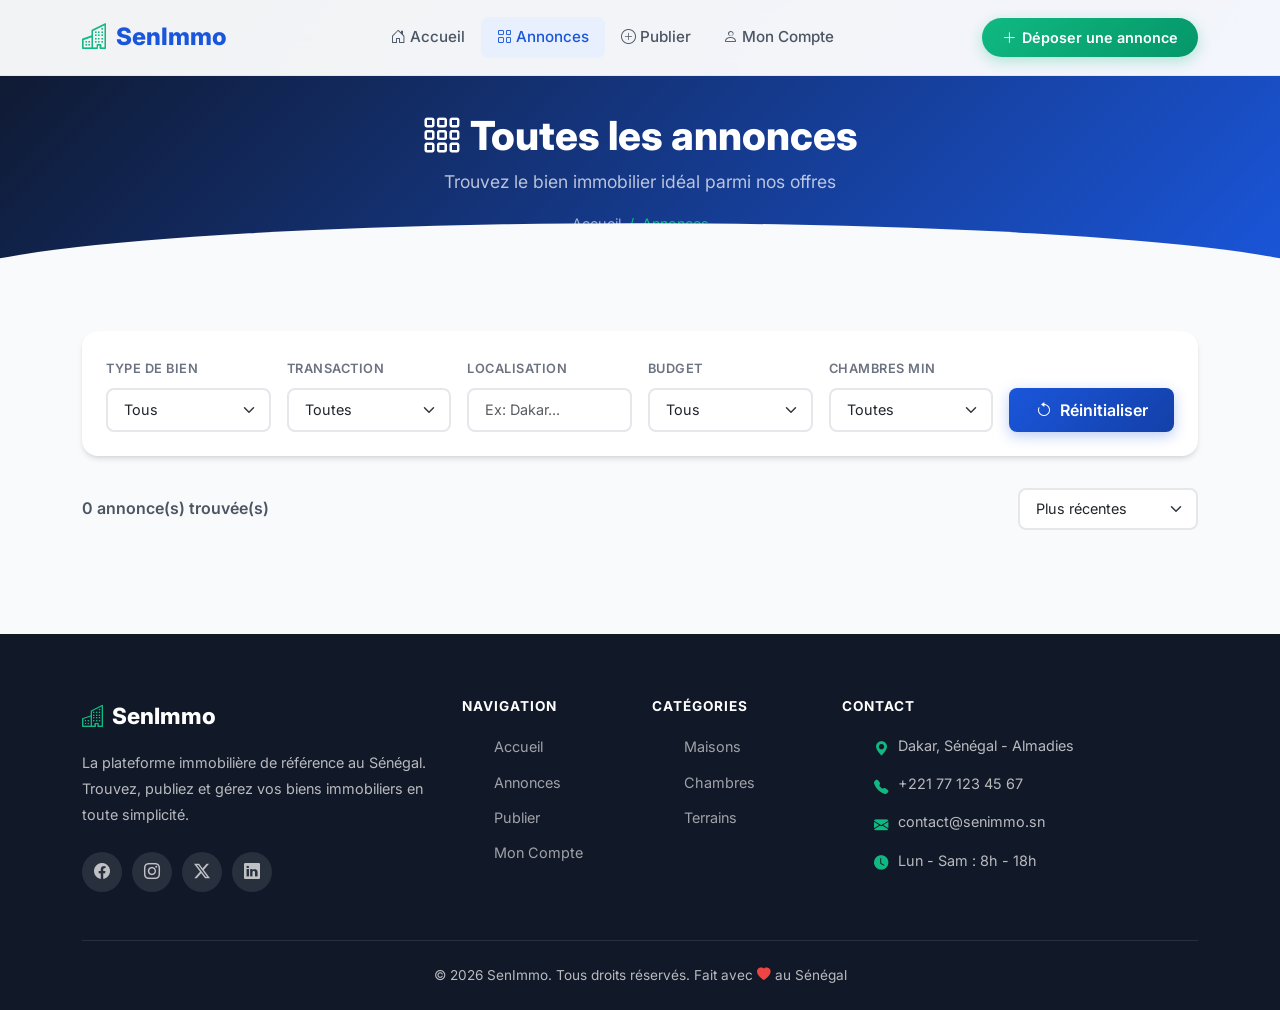
<file: annonces.html>
<!DOCTYPE html>
<html lang="fr">
<head>
  <meta charset="UTF-8">
  <meta name="viewport" content="width=device-width, initial-scale=1.0">
  <title>Annonces Immobilières - SenImmo</title>
  <link href="https://cdn.jsdelivr.net/npm/bootstrap@5.3.3/dist/css/bootstrap.min.css" rel="stylesheet">
  <link href="https://cdn.jsdelivr.net/npm/bootstrap-icons@1.11.3/font/bootstrap-icons.min.css" rel="stylesheet">
  <link href="https://fonts.googleapis.com/css2?family=Inter:wght@400;500;600;700;800&display=swap" rel="stylesheet">
  <link href="css/style.css" rel="stylesheet">
</head>
<body>

  <div id="toast-container" class="toast-container"></div>

  <!-- Navbar -->
  <nav class="navbar navbar-expand-lg navbar-custom fixed-top">
    <div class="container">
      <a class="navbar-brand navbar-brand-custom" href="index.html">
        <i class="bi bi-buildings"></i> SenImmo
      </a>
      <button class="navbar-toggler border-0" type="button" data-bs-toggle="collapse" data-bs-target="#navbarNav">
        <span class="navbar-toggler-icon"></span>
      </button>
      <div class="collapse navbar-collapse" id="navbarNav">
        <ul class="navbar-nav mx-auto">
          <li class="nav-item"><a class="nav-link" href="index.html"><i class="bi bi-house-door me-1"></i>Accueil</a></li>
          <li class="nav-item"><a class="nav-link active" href="annonces.html"><i class="bi bi-grid me-1"></i>Annonces</a></li>
          <li class="nav-item"><a class="nav-link" href="publier.html"><i class="bi bi-plus-circle me-1"></i>Publier</a></li>
          <li class="nav-item"><a class="nav-link" href="compte.html"><i class="bi bi-person me-1"></i>Mon Compte</a></li>
        </ul>
        <a href="publier.html" class="btn-publish"><i class="bi bi-plus-lg"></i> Déposer une annonce</a>
      </div>
    </div>
  </nav>

  <!-- Page Header -->
  <section class="page-header">
    <div class="container">
      <h1><i class="bi bi-grid-3x3-gap me-2"></i>Toutes les annonces</h1>
      <p>Trouvez le bien immobilier idéal parmi nos offres</p>
      <div class="breadcrumb-custom">
        <a href="index.html">Accueil</a>
        <span>/</span>
        <span>Annonces</span>
      </div>
    </div>
  </section>

  <!-- Filters & Results -->
  <section class="section-padding" style="padding-top:3rem;">
    <div class="container">

      <!-- Filter Bar -->
      <div class="filter-bar">
        <div class="row g-3 align-items-end">
          <div class="col-md-2">
            <label class="form-label fw-semibold" style="font-size:0.8rem;text-transform:uppercase;letter-spacing:0.5px;color:var(--gray-600);">Type de bien</label>
            <select class="form-select" id="filter-type">
              <option value="">Tous</option>
              <option value="maison">Maison</option>
              <option value="chambre">Chambre</option>
              <option value="terrain">Terrain</option>
            </select>
          </div>
          <div class="col-md-2">
            <label class="form-label fw-semibold" style="font-size:0.8rem;text-transform:uppercase;letter-spacing:0.5px;color:var(--gray-600);">Transaction</label>
            <select class="form-select" id="filter-transaction">
              <option value="">Toutes</option>
              <option value="vente">Vente</option>
              <option value="location">Location</option>
            </select>
          </div>
          <div class="col-md-2">
            <label class="form-label fw-semibold" style="font-size:0.8rem;text-transform:uppercase;letter-spacing:0.5px;color:var(--gray-600);">Localisation</label>
            <input type="text" class="form-control" id="filter-location" placeholder="Ex: Dakar...">
          </div>
          <div class="col-md-2">
            <label class="form-label fw-semibold" style="font-size:0.8rem;text-transform:uppercase;letter-spacing:0.5px;color:var(--gray-600);">Budget</label>
            <select class="form-select" id="filter-budget">
              <option value="">Tous</option>
              <option value="0-200000">≤ 200K FCFA</option>
              <option value="200000-500000">200K - 500K</option>
              <option value="500000-1000000">500K - 1M</option>
              <option value="1000000-50000000">1M - 50M</option>
              <option value="50000000-999999999">+ 50M</option>
            </select>
          </div>
          <div class="col-md-2">
            <label class="form-label fw-semibold" style="font-size:0.8rem;text-transform:uppercase;letter-spacing:0.5px;color:var(--gray-600);">Chambres min</label>
            <select class="form-select" id="filter-bedrooms">
              <option value="">Toutes</option>
              <option value="1">1+</option>
              <option value="2">2+</option>
              <option value="3">3+</option>
              <option value="4">4+</option>
              <option value="5">5+</option>
            </select>
          </div>
          <div class="col-md-2">
            <button class="btn btn-search w-100" id="btn-reset-filters">
              <i class="bi bi-arrow-counterclockwise"></i> Réinitialiser
            </button>
          </div>
        </div>
      </div>

      <!-- Sort & View Controls -->
      <div class="d-flex justify-content-between align-items-center mb-4 flex-wrap gap-2">
        <p class="mb-0 fw-semibold" id="results-count" style="color:var(--gray-700);">0 annonce(s) trouvée(s)</p>
        <div class="d-flex align-items-center gap-3">
          <select class="form-select sort-select" id="sort-select" style="border:2px solid var(--gray-300);border-radius:var(--radius-sm);padding:0.5rem 1rem;font-size:0.9rem;">
            <option value="date-desc">Plus récentes</option>
            <option value="date-asc">Plus anciennes</option>
            <option value="price-asc">Prix croissant</option>
            <option value="price-desc">Prix décroissant</option>
          </select>
        </div>
      </div>

      <!-- Properties Grid -->
      <div class="row" id="properties-grid">
        <!-- Filled by JS -->
      </div>

    </div>
  </section>

  <!-- Footer -->
  <footer class="footer">
    <div class="container">
      <div class="row g-4">
        <div class="col-lg-4">
          <div class="footer-brand"><i class="bi bi-buildings"></i> SenImmo</div>
          <p class="footer-text">La plateforme immobilière de référence au Sénégal. Trouvez, publiez et gérez vos biens immobiliers en toute simplicité.</p>
          <div class="footer-social">
            <a href="#"><i class="bi bi-facebook"></i></a>
            <a href="#"><i class="bi bi-instagram"></i></a>
            <a href="#"><i class="bi bi-twitter-x"></i></a>
            <a href="#"><i class="bi bi-linkedin"></i></a>
          </div>
        </div>
        <div class="col-lg-2 col-md-4">
          <h6>Navigation</h6>
          <ul class="footer-links">
            <li><a href="index.html">Accueil</a></li>
            <li><a href="annonces.html">Annonces</a></li>
            <li><a href="publier.html">Publier</a></li>
            <li><a href="compte.html">Mon Compte</a></li>
          </ul>
        </div>
        <div class="col-lg-2 col-md-4">
          <h6>Catégories</h6>
          <ul class="footer-links">
            <li><a href="annonces.html?type=maison">Maisons</a></li>
            <li><a href="annonces.html?type=chambre">Chambres</a></li>
            <li><a href="annonces.html?type=terrain">Terrains</a></li>
          </ul>
        </div>
        <div class="col-lg-4 col-md-4">
          <h6>Contact</h6>
          <ul class="footer-links footer-contact">
            <li><i class="bi bi-geo-alt-fill"></i> Dakar, Sénégal - Almadies</li>
            <li><i class="bi bi-telephone-fill"></i> +221 77 123 45 67</li>
            <li><i class="bi bi-envelope-fill"></i> contact@senimmo.sn</li>
            <li><i class="bi bi-clock-fill"></i> Lun - Sam : 8h - 18h</li>
          </ul>
        </div>
      </div>
      <div class="footer-bottom text-center">
        <p>&copy; 2026 SenImmo. Tous droits réservés. Fait avec <i class="bi bi-heart-fill" style="color:var(--danger);"></i> au Sénégal</p>
      </div>
    </div>
  </footer>

  <button class="back-to-top" id="back-to-top"><i class="bi bi-chevron-up"></i></button>

  <script src="https://cdn.jsdelivr.net/npm/bootstrap@5.3.3/dist/js/bootstrap.bundle.min.js"></script>
  <script src="js/main.js"></script>
</body>
</html>
</file>
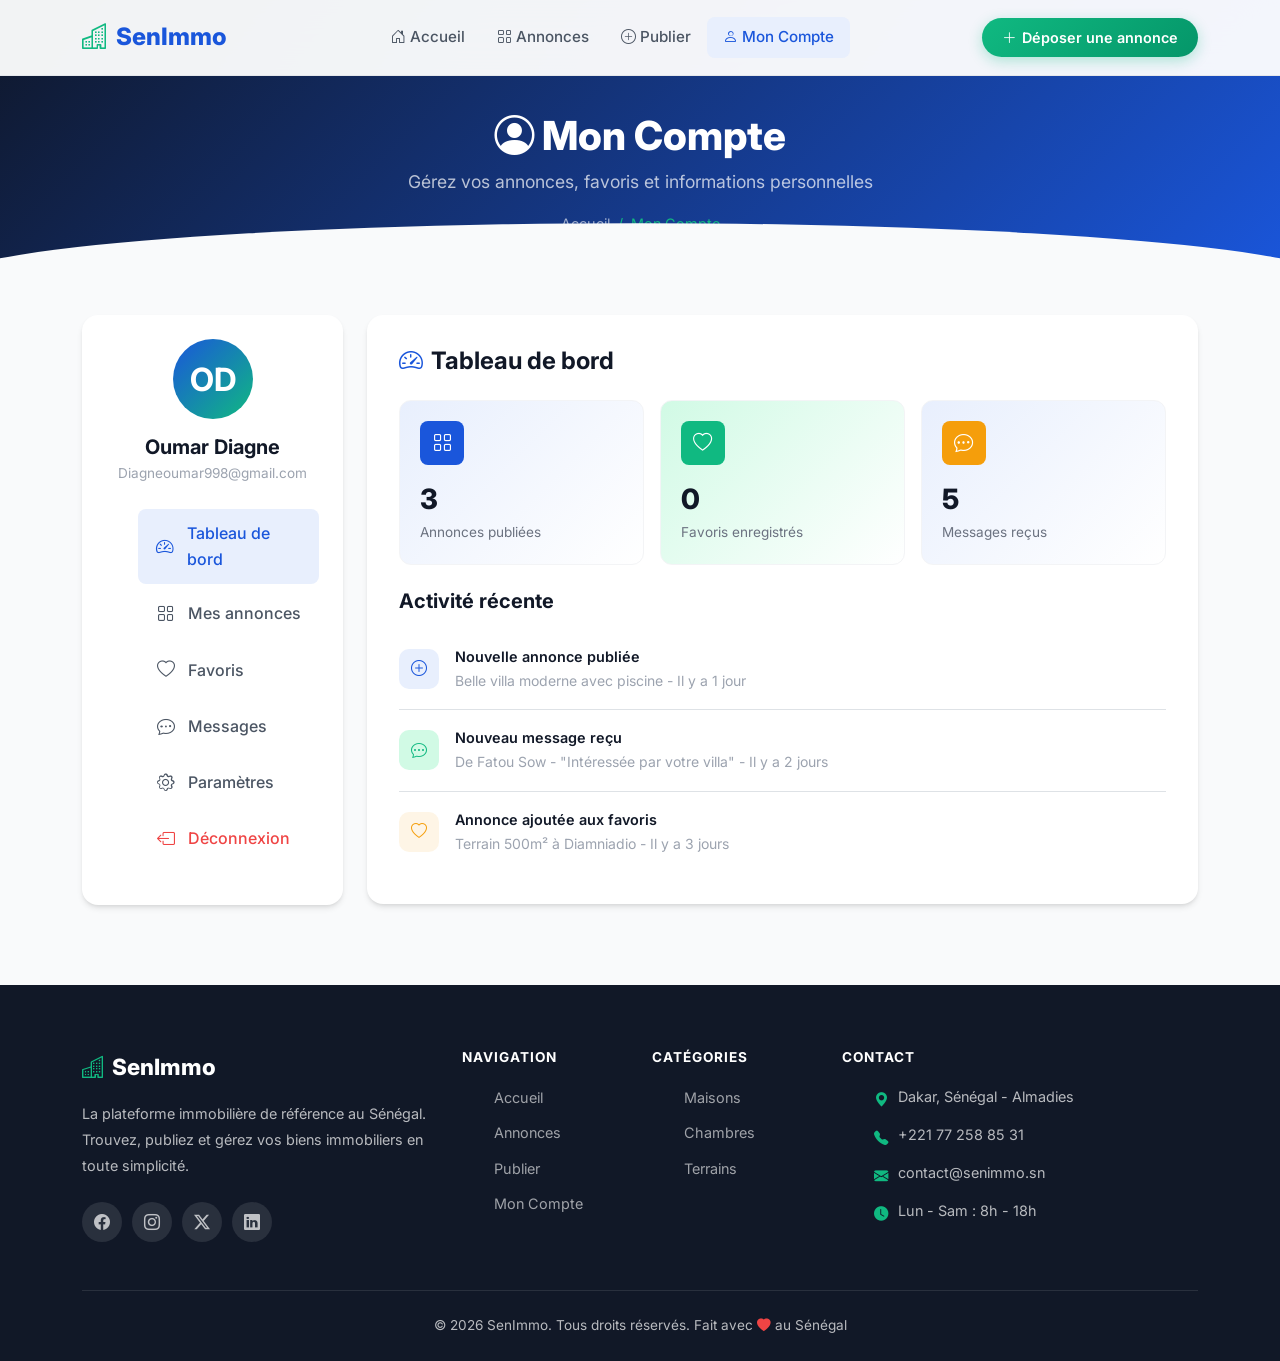
<file: compte.html>
<!DOCTYPE html>
<html lang="fr">
<head>
  <meta charset="UTF-8">
  <meta name="viewport" content="width=device-width, initial-scale=1.0">
  <title>Mon Compte - SenImmo</title>
  <link href="https://cdn.jsdelivr.net/npm/bootstrap@5.3.3/dist/css/bootstrap.min.css" rel="stylesheet">
  <link href="https://cdn.jsdelivr.net/npm/bootstrap-icons@1.11.3/font/bootstrap-icons.min.css" rel="stylesheet">
  <link href="https://fonts.googleapis.com/css2?family=Inter:wght@400;500;600;700;800&display=swap" rel="stylesheet">
  <link href="css/style.css" rel="stylesheet">
</head>
<body>

  <div id="toast-container" class="toast-container"></div>

  <!-- Navbar -->
  <nav class="navbar navbar-expand-lg navbar-custom fixed-top">
    <div class="container">
      <a class="navbar-brand navbar-brand-custom" href="index.html">
        <i class="bi bi-buildings"></i> SenImmo
      </a>
      <button class="navbar-toggler border-0" type="button" data-bs-toggle="collapse" data-bs-target="#navbarNav">
        <span class="navbar-toggler-icon"></span>
      </button>
      <div class="collapse navbar-collapse" id="navbarNav">
        <ul class="navbar-nav mx-auto">
          <li class="nav-item"><a class="nav-link" href="index.html"><i class="bi bi-house-door me-1"></i>Accueil</a></li>
          <li class="nav-item"><a class="nav-link" href="annonces.html"><i class="bi bi-grid me-1"></i>Annonces</a></li>
          <li class="nav-item"><a class="nav-link" href="publier.html"><i class="bi bi-plus-circle me-1"></i>Publier</a></li>
          <li class="nav-item"><a class="nav-link active" href="compte.html"><i class="bi bi-person me-1"></i>Mon Compte</a></li>
        </ul>
        <a href="publier.html" class="btn-publish"><i class="bi bi-plus-lg"></i> Déposer une annonce</a>
      </div>
    </div>
  </nav>

  <!-- Page Header -->
  <section class="page-header">
    <div class="container">
      <h1><i class="bi bi-person-circle me-2"></i>Mon Compte</h1>
      <p>Gérez vos annonces, favoris et informations personnelles</p>
      <div class="breadcrumb-custom">
        <a href="index.html">Accueil</a>
        <span>/</span>
        <span>Mon Compte</span>
      </div>
    </div>
  </section>

  <!-- Account Section -->
  <section class="section-padding" style="padding-top:2rem;">
    <div class="container">
      <div class="row g-4">

        <!-- Sidebar -->
        <div class="col-lg-3">
          <div class="account-sidebar fade-in">
            <div class="account-avatar">OD</div>
            <h5 class="account-name">Oumar Diagne</h5>
            <p class="account-email">Diagneoumar998@gmail.com</p>
            
            <ul class="account-nav">
              <li><a href="#" class="active" data-tab="tab-dashboard"><i class="bi bi-speedometer2"></i> Tableau de bord</a></li>
              <li><a href="#" data-tab="tab-listings"><i class="bi bi-grid"></i> Mes annonces</a></li>
              <li><a href="#" data-tab="tab-favorites"><i class="bi bi-heart"></i> Favoris</a></li>
              <li><a href="#" data-tab="tab-messages"><i class="bi bi-chat-dots"></i> Messages</a></li>
              <li><a href="#" data-tab="tab-settings"><i class="bi bi-gear"></i> Paramètres</a></li>
              <li><a href="index.html" style="color:var(--danger) !important;"><i class="bi bi-box-arrow-left"></i> Déconnexion</a></li>
            </ul>
          </div>
        </div>

        <!-- Main Content -->
        <div class="col-lg-9">

          <!-- Dashboard Tab -->
          <div class="account-tab" id="tab-dashboard">
            <div class="account-content fade-in">
              <h4 style="font-weight:700;color:var(--dark);margin-bottom:1.5rem;">
                <i class="bi bi-speedometer2 me-2" style="color:var(--primary);"></i>Tableau de bord
              </h4>

              <!-- Stats -->
              <div class="row g-3 mb-4">
                <div class="col-md-4">
                  <div class="account-stat-card">
                    <div class="account-stat-icon blue"><i class="bi bi-grid"></i></div>
                    <div class="account-stat-number">3</div>
                    <div class="account-stat-label">Annonces publiées</div>
                  </div>
                </div>
                <div class="col-md-4">
                  <div class="account-stat-card green">
                    <div class="account-stat-icon green"><i class="bi bi-heart"></i></div>
                    <div class="account-stat-number" id="fav-count">0</div>
                    <div class="account-stat-label">Favoris enregistrés</div>
                  </div>
                </div>
                <div class="col-md-4">
                  <div class="account-stat-card">
                    <div class="account-stat-icon orange"><i class="bi bi-chat-dots"></i></div>
                    <div class="account-stat-number">5</div>
                    <div class="account-stat-label">Messages reçus</div>
                  </div>
                </div>
              </div>

              <!-- Recent Activity -->
              <h5 style="font-weight:700;color:var(--dark);margin-bottom:1rem;">Activité récente</h5>
              <div class="list-group list-group-flush">
                <div class="list-group-item d-flex align-items-center gap-3 px-0 py-3">
                  <div style="width:40px;height:40px;border-radius:10px;background:var(--primary-light);display:flex;align-items:center;justify-content:center;">
                    <i class="bi bi-plus-circle" style="color:var(--primary);"></i>
                  </div>
                  <div>
                    <p style="margin:0;font-weight:600;color:var(--dark);font-size:0.9rem;">Nouvelle annonce publiée</p>
                    <small style="color:var(--gray-500);">Belle villa moderne avec piscine - Il y a 1 jour</small>
                  </div>
                </div>
                <div class="list-group-item d-flex align-items-center gap-3 px-0 py-3">
                  <div style="width:40px;height:40px;border-radius:10px;background:var(--secondary-light);display:flex;align-items:center;justify-content:center;">
                    <i class="bi bi-chat-dots" style="color:var(--secondary);"></i>
                  </div>
                  <div>
                    <p style="margin:0;font-weight:600;color:var(--dark);font-size:0.9rem;">Nouveau message reçu</p>
                    <small style="color:var(--gray-500);">De Fatou Sow - "Intéressée par votre villa" - Il y a 2 jours</small>
                  </div>
                </div>
                <div class="list-group-item d-flex align-items-center gap-3 px-0 py-3">
                  <div style="width:40px;height:40px;border-radius:10px;background:rgba(245,158,11,0.1);display:flex;align-items:center;justify-content:center;">
                    <i class="bi bi-heart" style="color:var(--accent);"></i>
                  </div>
                  <div>
                    <p style="margin:0;font-weight:600;color:var(--dark);font-size:0.9rem;">Annonce ajoutée aux favoris</p>
                    <small style="color:var(--gray-500);">Terrain 500m² à Diamniadio - Il y a 3 jours</small>
                  </div>
                </div>
              </div>
            </div>
          </div>

          <!-- Listings Tab -->
          <div class="account-tab" id="tab-listings" style="display:none;">
            <div class="account-content fade-in">
              <div class="d-flex justify-content-between align-items-center mb-4">
                <h4 style="font-weight:700;color:var(--dark);margin:0;">
                  <i class="bi bi-grid me-2" style="color:var(--primary);"></i>Mes annonces
                </h4>
                <a href="publier.html" class="btn btn-search" style="width:auto;padding:0.5rem 1.25rem;font-size:0.9rem;">
                  <i class="bi bi-plus-lg"></i> Nouvelle annonce
                </a>
              </div>
              <div class="row" id="my-listings"></div>
            </div>
          </div>

          <!-- Favorites Tab -->
          <div class="account-tab" id="tab-favorites" style="display:none;">
            <div class="account-content fade-in">
              <h4 style="font-weight:700;color:var(--dark);margin-bottom:1.5rem;">
                <i class="bi bi-heart me-2" style="color:var(--danger);"></i>Mes favoris
              </h4>
              <div class="row" id="my-favorites"></div>
            </div>
          </div>

          <!-- Messages Tab -->
          <div class="account-tab" id="tab-messages" style="display:none;">
            <div class="account-content fade-in">
              <h4 style="font-weight:700;color:var(--dark);margin-bottom:1.5rem;">
                <i class="bi bi-chat-dots me-2" style="color:var(--primary);"></i>Messages
              </h4>
              
              <!-- Message Items -->
              <div class="list-group list-group-flush">
                <div class="list-group-item px-0 py-3" style="cursor:pointer;">
                  <div class="d-flex align-items-start gap-3">
                    <div style="width:44px;height:44px;border-radius:50%;background:linear-gradient(135deg,var(--primary),var(--secondary));display:flex;align-items:center;justify-content:center;color:white;font-weight:700;flex-shrink:0;">FS</div>
                    <div style="flex:1;min-width:0;">
                      <div class="d-flex justify-content-between align-items-start">
                        <h6 style="font-weight:700;color:var(--dark);margin:0;">Fatou Sow</h6>
                        <small style="color:var(--gray-500);white-space:nowrap;">Il y a 2h</small>
                      </div>
                      <p style="margin:0.25rem 0 0;font-size:0.9rem;color:var(--gray-600);overflow:hidden;text-overflow:ellipsis;white-space:nowrap;">Bonjour, je suis intéressée par votre villa aux Almadies. Est-elle toujours disponible ?</p>
                    </div>
                    <span class="badge rounded-pill" style="background:var(--primary);font-size:0.7rem;">Nouveau</span>
                  </div>
                </div>

                <div class="list-group-item px-0 py-3" style="cursor:pointer;">
                  <div class="d-flex align-items-start gap-3">
                    <div style="width:44px;height:44px;border-radius:50%;background:linear-gradient(135deg,var(--accent),#f97316);display:flex;align-items:center;justify-content:center;color:white;font-weight:700;flex-shrink:0;">ON</div>
                    <div style="flex:1;min-width:0;">
                      <div class="d-flex justify-content-between align-items-start">
                        <h6 style="font-weight:700;color:var(--dark);margin:0;">Ousmane Ndiaye</h6>
                        <small style="color:var(--gray-500);white-space:nowrap;">Hier</small>
                      </div>
                      <p style="margin:0.25rem 0 0;font-size:0.9rem;color:var(--gray-600);overflow:hidden;text-overflow:ellipsis;white-space:nowrap;">Merci pour les informations, je souhaiterais programmer une visite la semaine prochaine.</p>
                    </div>
                  </div>
                </div>

                <div class="list-group-item px-0 py-3" style="cursor:pointer;">
                  <div class="d-flex align-items-start gap-3">
                    <div style="width:44px;height:44px;border-radius:50%;background:linear-gradient(135deg,#8b5cf6,#a78bfa);display:flex;align-items:center;justify-content:center;color:white;font-weight:700;flex-shrink:0;">AB</div>
                    <div style="flex:1;min-width:0;">
                      <div class="d-flex justify-content-between align-items-start">
                        <h6 style="font-weight:700;color:var(--dark);margin:0;">Aïssatou Ba</h6>
                        <small style="color:var(--gray-500);white-space:nowrap;">Il y a 3j</small>
                      </div>
                      <p style="margin:0.25rem 0 0;font-size:0.9rem;color:var(--gray-600);overflow:hidden;text-overflow:ellipsis;white-space:nowrap;">Pouvez-vous m'envoyer plus de photos de l'appartement au Plateau ?</p>
                    </div>
                  </div>
                </div>

                <div class="list-group-item px-0 py-3" style="cursor:pointer;">
                  <div class="d-flex align-items-start gap-3">
                    <div style="width:44px;height:44px;border-radius:50%;background:linear-gradient(135deg,var(--secondary),#34d399);display:flex;align-items:center;justify-content:center;color:white;font-weight:700;flex-shrink:0;">CM</div>
                    <div style="flex:1;min-width:0;">
                      <div class="d-flex justify-content-between align-items-start">
                        <h6 style="font-weight:700;color:var(--dark);margin:0;">Cheikh Mbaye</h6>
                        <small style="color:var(--gray-500);white-space:nowrap;">Il y a 5j</small>
                      </div>
                      <p style="margin:0.25rem 0 0;font-size:0.9rem;color:var(--gray-600);overflow:hidden;text-overflow:ellipsis;white-space:nowrap;">Le terrain à Saly est-il négociable ? Quel est le prix final ?</p>
                    </div>
                  </div>
                </div>

                <div class="list-group-item px-0 py-3" style="cursor:pointer;">
                  <div class="d-flex align-items-start gap-3">
                    <div style="width:44px;height:44px;border-radius:50%;background:linear-gradient(135deg,#ec4899,#f472b6);display:flex;align-items:center;justify-content:center;color:white;font-weight:700;flex-shrink:0;">MS</div>
                    <div style="flex:1;min-width:0;">
                      <div class="d-flex justify-content-between align-items-start">
                        <h6 style="font-weight:700;color:var(--dark);margin:0;">Mariama Sy</h6>
                        <small style="color:var(--gray-500);white-space:nowrap;">Il y a 1 sem</small>
                      </div>
                      <p style="margin:0.25rem 0 0;font-size:0.9rem;color:var(--gray-600);overflow:hidden;text-overflow:ellipsis;white-space:nowrap;">Bonjour, est-ce que le studio au Sacré-Cœur accepte les animaux de compagnie ?</p>
                    </div>
                  </div>
                </div>
              </div>
            </div>
          </div>

          <!-- Settings Tab -->
          <div class="account-tab" id="tab-settings" style="display:none;">
            <div class="account-content fade-in">
              <h4 style="font-weight:700;color:var(--dark);margin-bottom:1.5rem;">
                <i class="bi bi-gear me-2" style="color:var(--primary);"></i>Paramètres du compte
              </h4>

              <form>
                <div class="row g-3">
                  <div class="col-md-6">
                    <label class="form-label fw-semibold">Prénom</label>
                    <input type="text" class="form-control" value="Mamadou" style="border:2px solid var(--gray-300);border-radius:var(--radius-sm);padding:0.65rem 1rem;">
                  </div>
                  <div class="col-md-6">
                    <label class="form-label fw-semibold">Nom</label>
                    <input type="text" class="form-control" value="Diallo" style="border:2px solid var(--gray-300);border-radius:var(--radius-sm);padding:0.65rem 1rem;">
                  </div>
                  <div class="col-md-6">
                    <label class="form-label fw-semibold">Email</label>
                    <input type="email" class="form-control" value="mamadou@email.com" style="border:2px solid var(--gray-300);border-radius:var(--radius-sm);padding:0.65rem 1rem;">
                  </div>
                  <div class="col-md-6">
                    <label class="form-label fw-semibold">Téléphone</label>
                    <input type="tel" class="form-control" value="+221 77 123 45 67" style="border:2px solid var(--gray-300);border-radius:var(--radius-sm);padding:0.65rem 1rem;">
                  </div>
                  <div class="col-md-6">
                    <label class="form-label fw-semibold">Ville</label>
                    <select class="form-select" style="border:2px solid var(--gray-300);border-radius:var(--radius-sm);padding:0.65rem 1rem;">
                      <option selected>Dakar</option>
                      <option>Thiès</option>
                      <option>Saint-Louis</option>
                      <option>Mbour</option>
                    </select>
                  </div>
                  <div class="col-md-6">
                    <label class="form-label fw-semibold">Langue</label>
                    <select class="form-select" style="border:2px solid var(--gray-300);border-radius:var(--radius-sm);padding:0.65rem 1rem;">
                      <option selected>Français</option>
                      <option>Wolof</option>
                      <option>English</option>
                    </select>
                  </div>
                </div>

                <hr style="margin:2rem 0;border-color:var(--gray-200);">

                <h5 style="font-weight:700;color:var(--dark);margin-bottom:1rem;">Notifications</h5>
                <div class="form-check form-switch mb-3">
                  <input class="form-check-input" type="checkbox" id="notif-email" checked>
                  <label class="form-check-label" for="notif-email">Notifications par email</label>
                </div>
                <div class="form-check form-switch mb-3">
                  <input class="form-check-input" type="checkbox" id="notif-sms" checked>
                  <label class="form-check-label" for="notif-sms">Notifications par SMS</label>
                </div>
                <div class="form-check form-switch mb-3">
                  <input class="form-check-input" type="checkbox" id="notif-promo">
                  <label class="form-check-label" for="notif-promo">Offres promotionnelles</label>
                </div>

                <div class="mt-4">
                  <button type="button" class="btn btn-submit-form" onclick="document.getElementById('toast-container') && showToast('Paramètres sauvegardés !')">
                    <i class="bi bi-check-lg"></i> Sauvegarder les modifications
                  </button>
                </div>
              </form>
            </div>
          </div>

        </div>
      </div>
    </div>
  </section>

  <!-- Footer -->
  <footer class="footer">
    <div class="container">
      <div class="row g-4">
        <div class="col-lg-4">
          <div class="footer-brand"><i class="bi bi-buildings"></i> SenImmo</div>
          <p class="footer-text">La plateforme immobilière de référence au Sénégal. Trouvez, publiez et gérez vos biens immobiliers en toute simplicité.</p>
          <div class="footer-social">
            <a href="#"><i class="bi bi-facebook"></i></a>
            <a href="#"><i class="bi bi-instagram"></i></a>
            <a href="#"><i class="bi bi-twitter-x"></i></a>
            <a href="#"><i class="bi bi-linkedin"></i></a>
          </div>
        </div>
        <div class="col-lg-2 col-md-4">
          <h6>Navigation</h6>
          <ul class="footer-links">
            <li><a href="index.html">Accueil</a></li>
            <li><a href="annonces.html">Annonces</a></li>
            <li><a href="publier.html">Publier</a></li>
            <li><a href="compte.html">Mon Compte</a></li>
          </ul>
        </div>
        <div class="col-lg-2 col-md-4">
          <h6>Catégories</h6>
          <ul class="footer-links">
            <li><a href="annonces.html?type=maison">Maisons</a></li>
            <li><a href="annonces.html?type=chambre">Chambres</a></li>
            <li><a href="annonces.html?type=terrain">Terrains</a></li>
          </ul>
        </div>
        <div class="col-lg-4 col-md-4">
          <h6>Contact</h6>
          <ul class="footer-links footer-contact">
            <li><i class="bi bi-geo-alt-fill"></i> Dakar, Sénégal - Almadies</li>
            <li><i class="bi bi-telephone-fill"></i> +221 77 258 85 31 </li>
            <li><i class="bi bi-envelope-fill"></i> contact@senimmo.sn</li>
            <li><i class="bi bi-clock-fill"></i> Lun - Sam : 8h - 18h</li>
          </ul>
        </div>
      </div>
      <div class="footer-bottom text-center">
        <p>&copy; 2026 SenImmo. Tous droits réservés. Fait avec <i class="bi bi-heart-fill" style="color:var(--danger);"></i> au Sénégal</p>
      </div>
    </div>
  </footer>

  <button class="back-to-top" id="back-to-top"><i class="bi bi-chevron-up"></i></button>

  <script src="https://cdn.jsdelivr.net/npm/bootstrap@5.3.3/dist/js/bootstrap.bundle.min.js"></script>
  <script src="js/main.js"></script>
  <script>
    // Update favorites count
    document.addEventListener('DOMContentLoaded', function() {
      const favCount = document.getElementById('fav-count');
      if (favCount) {
        const favs = JSON.parse(localStorage.getItem('senimmo_favorites') || '[]');
        favCount.textContent = favs.length;
      }
    });
  </script>
</body>
</html>
</file>
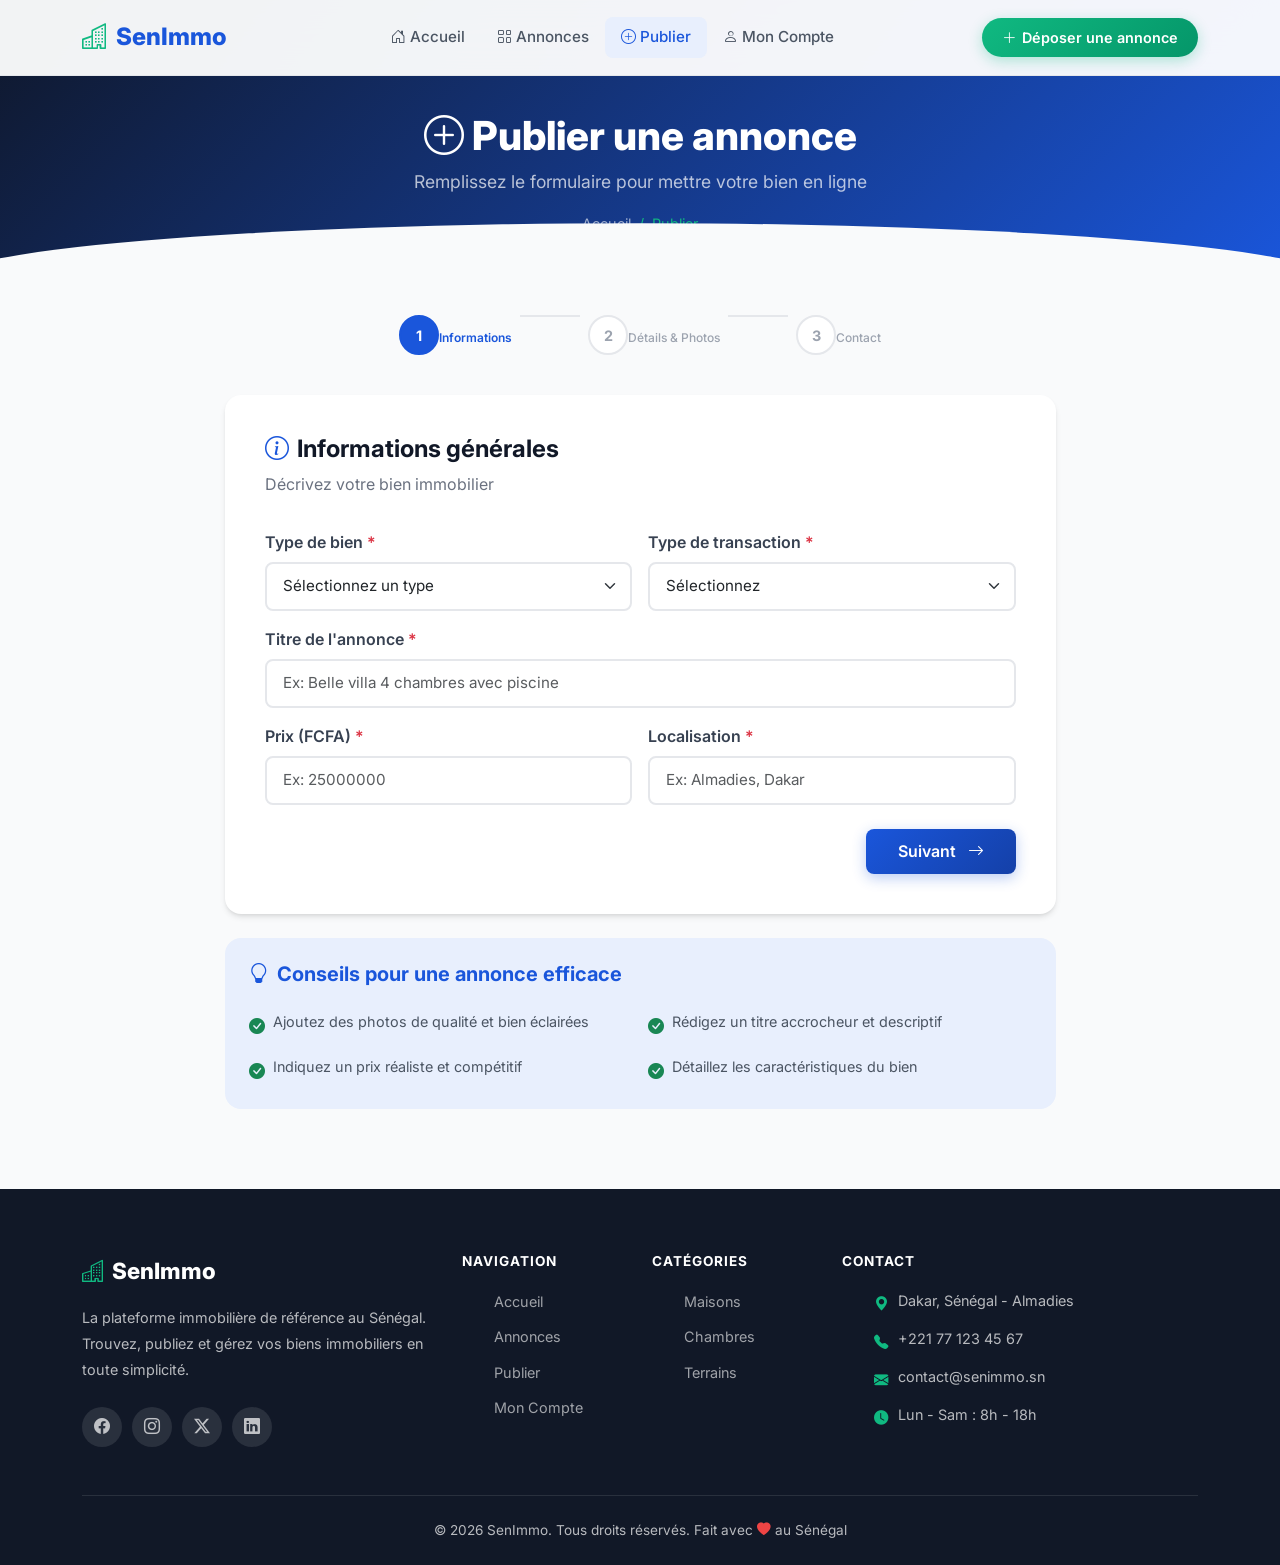
<file: publier.html>
<!DOCTYPE html>
<html lang="fr">
<head>
  <meta charset="UTF-8">
  <meta name="viewport" content="width=device-width, initial-scale=1.0">
  <title>Publier une annonce - SenImmo</title>
  <link href="https://cdn.jsdelivr.net/npm/bootstrap@5.3.3/dist/css/bootstrap.min.css" rel="stylesheet">
  <link href="https://cdn.jsdelivr.net/npm/bootstrap-icons@1.11.3/font/bootstrap-icons.min.css" rel="stylesheet">
  <link href="https://fonts.googleapis.com/css2?family=Inter:wght@400;500;600;700;800&display=swap" rel="stylesheet">
  <link href="css/style.css" rel="stylesheet">
</head>
<body>

  <div id="toast-container" class="toast-container"></div>

  <!-- Navbar -->
  <nav class="navbar navbar-expand-lg navbar-custom fixed-top">
    <div class="container">
      <a class="navbar-brand navbar-brand-custom" href="index.html">
        <i class="bi bi-buildings"></i> SenImmo
      </a>
      <button class="navbar-toggler border-0" type="button" data-bs-toggle="collapse" data-bs-target="#navbarNav">
        <span class="navbar-toggler-icon"></span>
      </button>
      <div class="collapse navbar-collapse" id="navbarNav">
        <ul class="navbar-nav mx-auto">
          <li class="nav-item"><a class="nav-link" href="index.html"><i class="bi bi-house-door me-1"></i>Accueil</a></li>
          <li class="nav-item"><a class="nav-link" href="annonces.html"><i class="bi bi-grid me-1"></i>Annonces</a></li>
          <li class="nav-item"><a class="nav-link active" href="publier.html"><i class="bi bi-plus-circle me-1"></i>Publier</a></li>
          <li class="nav-item"><a class="nav-link" href="compte.html"><i class="bi bi-person me-1"></i>Mon Compte</a></li>
        </ul>
        <a href="publier.html" class="btn-publish"><i class="bi bi-plus-lg"></i> Déposer une annonce</a>
      </div>
    </div>
  </nav>

  <!-- Page Header -->
  <section class="page-header">
    <div class="container">
      <h1><i class="bi bi-plus-circle me-2"></i>Publier une annonce</h1>
      <p>Remplissez le formulaire pour mettre votre bien en ligne</p>
      <div class="breadcrumb-custom">
        <a href="index.html">Accueil</a>
        <span>/</span>
        <span>Publier</span>
      </div>
    </div>
  </section>

  <!-- Publish Form -->
  <section class="section-padding" style="padding-top:2rem;">
    <div class="container">
      <div class="row justify-content-center">
        <div class="col-lg-9">

          <div id="publish-form-container">

            <!-- Step Indicator -->
            <div class="step-indicator">
              <div class="step-item active">
                <div class="step-circle">1</div>
                <div class="step-label">Informations</div>
              </div>
              <div class="step-line"></div>
              <div class="step-item">
                <div class="step-circle">2</div>
                <div class="step-label">Détails & Photos</div>
              </div>
              <div class="step-line"></div>
              <div class="step-item">
                <div class="step-circle">3</div>
                <div class="step-label">Contact</div>
              </div>
            </div>

            <form id="publish-form" class="publish-form">

              <!-- Step 1: Basic Info -->
              <div class="form-step" id="step-1">
                <h4 style="font-weight:700;color:var(--dark);margin-bottom:0.5rem;">
                  <i class="bi bi-info-circle me-2" style="color:var(--primary);"></i>Informations générales
                </h4>
                <p style="color:var(--gray-600);margin-bottom:2rem;">Décrivez votre bien immobilier</p>

                <div class="row g-3">
                  <div class="col-md-6">
                    <label class="form-label">Type de bien <span class="text-danger">*</span></label>
                    <select class="form-select" id="pub-type" required>
                      <option value="">Sélectionnez un type</option>
                      <option value="maison">Maison / Appartement</option>
                      <option value="chambre">Chambre / Studio</option>
                      <option value="terrain">Terrain</option>
                    </select>
                  </div>
                  <div class="col-md-6">
                    <label class="form-label">Type de transaction <span class="text-danger">*</span></label>
                    <select class="form-select" id="pub-transaction" required>
                      <option value="">Sélectionnez</option>
                      <option value="vente">Vente</option>
                      <option value="location">Location</option>
                    </select>
                  </div>
                  <div class="col-12">
                    <label class="form-label">Titre de l'annonce <span class="text-danger">*</span></label>
                    <input type="text" class="form-control" id="pub-title" placeholder="Ex: Belle villa 4 chambres avec piscine" required>
                  </div>
                  <div class="col-md-6">
                    <label class="form-label">Prix (FCFA) <span class="text-danger">*</span></label>
                    <input type="number" class="form-control" id="pub-price" placeholder="Ex: 25000000" required>
                  </div>
                  <div class="col-md-6">
                    <label class="form-label">Localisation <span class="text-danger">*</span></label>
                    <input type="text" class="form-control" id="pub-location" placeholder="Ex: Almadies, Dakar" required>
                  </div>
                </div>

                <div class="text-end mt-4">
                  <button type="button" class="btn btn-search btn-next-step" style="width:auto;">
                    Suivant <i class="bi bi-arrow-right ms-1"></i>
                  </button>
                </div>
              </div>

              <!-- Step 2: Details & Photos -->
              <div class="form-step" id="step-2" style="display:none;">
                <h4 style="font-weight:700;color:var(--dark);margin-bottom:0.5rem;">
                  <i class="bi bi-image me-2" style="color:var(--primary);"></i>Détails & Photos
                </h4>
                <p style="color:var(--gray-600);margin-bottom:2rem;">Ajoutez les détails et photos de votre bien</p>

                <div class="row g-3">
                  <div class="col-md-4">
                    <label class="form-label">Nombre de chambres</label>
                    <select class="form-select" id="pub-bedrooms">
                      <option value="0">N/A</option>
                      <option value="1">1</option>
                      <option value="2">2</option>
                      <option value="3">3</option>
                      <option value="4">4</option>
                      <option value="5">5</option>
                      <option value="6">6+</option>
                    </select>
                  </div>
                  <div class="col-md-4">
                    <label class="form-label">Salles de bain</label>
                    <select class="form-select" id="pub-bathrooms">
                      <option value="0">N/A</option>
                      <option value="1">1</option>
                      <option value="2">2</option>
                      <option value="3">3</option>
                      <option value="4">4+</option>
                    </select>
                  </div>
                  <div class="col-md-4">
                    <label class="form-label">Surface (m²) <span class="text-danger">*</span></label>
                    <input type="number" class="form-control" id="pub-area" placeholder="Ex: 200" required>
                  </div>
                  <div class="col-12">
                    <label class="form-label">Description détaillée <span class="text-danger">*</span></label>
                    <textarea class="form-control" id="pub-description" placeholder="Décrivez votre bien en détail : caractéristiques, état, environnement, accès..." required></textarea>
                  </div>
                  <div class="col-12">
                    <label class="form-label">Photos (max 6)</label>
                    <div class="upload-zone" id="upload-zone">
                      <i class="bi bi-cloud-arrow-up d-block"></i>
                      <h6>Glissez vos photos ici ou cliquez pour sélectionner</h6>
                      <p>Formats acceptés : JPG, PNG, WEBP - Max 5 Mo par photo</p>
                    </div>
                    <input type="file" id="photo-upload" multiple accept="image/*" style="display:none;">
                    <div class="upload-preview" id="upload-preview"></div>
                  </div>
                </div>

                <div class="d-flex justify-content-between mt-4">
                  <button type="button" class="btn btn-pdf btn-prev-step" style="width:auto;">
                    <i class="bi bi-arrow-left me-1"></i> Précédent
                  </button>
                  <button type="button" class="btn btn-search btn-next-step" style="width:auto;">
                    Suivant <i class="bi bi-arrow-right ms-1"></i>
                  </button>
                </div>
              </div>

              <!-- Step 3: Contact Info -->
              <div class="form-step" id="step-3" style="display:none;">
                <h4 style="font-weight:700;color:var(--dark);margin-bottom:0.5rem;">
                  <i class="bi bi-person-vcard me-2" style="color:var(--primary);"></i>Vos coordonnées
                </h4>
                <p style="color:var(--gray-600);margin-bottom:2rem;">Comment les acheteurs/locataires pourront vous contacter</p>

                <div class="row g-3">
                  <div class="col-md-6">
                    <label class="form-label">Nom complet <span class="text-danger">*</span></label>
                    <input type="text" class="form-control" id="pub-name" placeholder="Ex: Mamadou Diallo" required>
                  </div>
                  <div class="col-md-6">
                    <label class="form-label">Téléphone (WhatsApp) <span class="text-danger">*</span></label>
                    <input type="tel" class="form-control" id="pub-phone" placeholder="Ex: +221 77 123 45 67" required>
                  </div>
                  <div class="col-md-6">
                    <label class="form-label">Email <span class="text-danger">*</span></label>
                    <input type="email" class="form-control" id="pub-email" placeholder="Ex: contact@email.com" required>
                  </div>
                  <div class="col-md-6">
                    <label class="form-label">Ville</label>
                    <select class="form-select" id="pub-city">
                      <option value="Dakar">Dakar</option>
                      <option value="Thiès">Thiès</option>
                      <option value="Saint-Louis">Saint-Louis</option>
                      <option value="Mbour">Mbour</option>
                      <option value="Kaolack">Kaolack</option>
                      <option value="Ziguinchor">Ziguinchor</option>
                      <option value="Touba">Touba</option>
                    </select>
                  </div>
                </div>

                <!-- Terms -->
                <div class="form-check mt-4">
                  <input class="form-check-input" type="checkbox" id="pub-terms" required>
                  <label class="form-check-label" for="pub-terms" style="font-size:0.9rem;color:var(--gray-600);">
                    J'accepte les <a href="#" style="color:var(--primary);font-weight:600;">conditions d'utilisation</a> et certifie que les informations fournies sont exactes.
                  </label>
                </div>

                <div class="d-flex justify-content-between mt-4">
                  <button type="button" class="btn btn-pdf btn-prev-step" style="width:auto;">
                    <i class="bi bi-arrow-left me-1"></i> Précédent
                  </button>
                  <button type="submit" class="btn btn-submit-form">
                    <i class="bi bi-check-lg"></i> Publier mon annonce
                  </button>
                </div>
              </div>

            </form>
          </div>

          <!-- Tips Sidebar -->
          <div class="mt-4 p-4" style="background:var(--primary-light);border-radius:var(--radius-lg);">
            <h5 style="font-weight:700;color:var(--primary);"><i class="bi bi-lightbulb me-2"></i>Conseils pour une annonce efficace</h5>
            <div class="row g-3 mt-2">
              <div class="col-md-6">
                <div class="d-flex gap-2">
                  <i class="bi bi-check-circle-fill text-success mt-1"></i>
                  <p style="margin:0;font-size:0.9rem;color:var(--gray-700);">Ajoutez des photos de qualité et bien éclairées</p>
                </div>
              </div>
              <div class="col-md-6">
                <div class="d-flex gap-2">
                  <i class="bi bi-check-circle-fill text-success mt-1"></i>
                  <p style="margin:0;font-size:0.9rem;color:var(--gray-700);">Rédigez un titre accrocheur et descriptif</p>
                </div>
              </div>
              <div class="col-md-6">
                <div class="d-flex gap-2">
                  <i class="bi bi-check-circle-fill text-success mt-1"></i>
                  <p style="margin:0;font-size:0.9rem;color:var(--gray-700);">Indiquez un prix réaliste et compétitif</p>
                </div>
              </div>
              <div class="col-md-6">
                <div class="d-flex gap-2">
                  <i class="bi bi-check-circle-fill text-success mt-1"></i>
                  <p style="margin:0;font-size:0.9rem;color:var(--gray-700);">Détaillez les caractéristiques du bien</p>
                </div>
              </div>
            </div>
          </div>

        </div>
      </div>
    </div>
  </section>

  <!-- Footer -->
  <footer class="footer">
    <div class="container">
      <div class="row g-4">
        <div class="col-lg-4">
          <div class="footer-brand"><i class="bi bi-buildings"></i> SenImmo</div>
          <p class="footer-text">La plateforme immobilière de référence au Sénégal. Trouvez, publiez et gérez vos biens immobiliers en toute simplicité.</p>
          <div class="footer-social">
            <a href="#"><i class="bi bi-facebook"></i></a>
            <a href="#"><i class="bi bi-instagram"></i></a>
            <a href="#"><i class="bi bi-twitter-x"></i></a>
            <a href="#"><i class="bi bi-linkedin"></i></a>
          </div>
        </div>
        <div class="col-lg-2 col-md-4">
          <h6>Navigation</h6>
          <ul class="footer-links">
            <li><a href="index.html">Accueil</a></li>
            <li><a href="annonces.html">Annonces</a></li>
            <li><a href="publier.html">Publier</a></li>
            <li><a href="compte.html">Mon Compte</a></li>
          </ul>
        </div>
        <div class="col-lg-2 col-md-4">
          <h6>Catégories</h6>
          <ul class="footer-links">
            <li><a href="annonces.html?type=maison">Maisons</a></li>
            <li><a href="annonces.html?type=chambre">Chambres</a></li>
            <li><a href="annonces.html?type=terrain">Terrains</a></li>
          </ul>
        </div>
        <div class="col-lg-4 col-md-4">
          <h6>Contact</h6>
          <ul class="footer-links footer-contact">
            <li><i class="bi bi-geo-alt-fill"></i> Dakar, Sénégal - Almadies</li>
            <li><i class="bi bi-telephone-fill"></i> +221 77 123 45 67</li>
            <li><i class="bi bi-envelope-fill"></i> contact@senimmo.sn</li>
            <li><i class="bi bi-clock-fill"></i> Lun - Sam : 8h - 18h</li>
          </ul>
        </div>
      </div>
      <div class="footer-bottom text-center">
        <p>&copy; 2026 SenImmo. Tous droits réservés. Fait avec <i class="bi bi-heart-fill" style="color:var(--danger);"></i> au Sénégal</p>
      </div>
    </div>
  </footer>

  <button class="back-to-top" id="back-to-top"><i class="bi bi-chevron-up"></i></button>

  <script src="https://cdn.jsdelivr.net/npm/bootstrap@5.3.3/dist/js/bootstrap.bundle.min.js"></script>
  <script src="js/main.js"></script>
</body>
</html>
</file>
<file: css/style.css>
/* ===========================
   SenImmo - Site Immobilier Sénégal
   Style Principal
   =========================== */

/* Variables CSS */
:root {
  --primary: #1a56db;
  --primary-dark: #1440a8;
  --primary-light: #e8effd;
  --secondary: #10b981;
  --secondary-dark: #059669;
  --secondary-light: #d1fae5;
  --accent: #f59e0b;
  --dark: #111827;
  --gray-900: #1f2937;
  --gray-800: #374151;
  --gray-700: #4b5563;
  --gray-600: #6b7280;
  --gray-500: #9ca3af;
  --gray-400: #d1d5db;
  --gray-300: #e5e7eb;
  --gray-200: #f3f4f6;
  --gray-100: #f9fafb;
  --white: #ffffff;
  --danger: #ef4444;
  --shadow-sm: 0 1px 2px rgba(0,0,0,0.05);
  --shadow: 0 4px 6px -1px rgba(0,0,0,0.1), 0 2px 4px -2px rgba(0,0,0,0.1);
  --shadow-md: 0 10px 15px -3px rgba(0,0,0,0.1), 0 4px 6px -4px rgba(0,0,0,0.1);
  --shadow-lg: 0 20px 25px -5px rgba(0,0,0,0.1), 0 8px 10px -6px rgba(0,0,0,0.1);
  --shadow-xl: 0 25px 50px -12px rgba(0,0,0,0.25);
  --radius: 12px;
  --radius-sm: 8px;
  --radius-lg: 16px;
  --transition: all 0.3s cubic-bezier(0.4, 0, 0.2, 1);
}

/* Reset & Base */
*, *::before, *::after {
  box-sizing: border-box;
  margin: 0;
  padding: 0;
}

html {
  scroll-behavior: smooth;
}

body {
  font-family: 'Inter', -apple-system, BlinkMacSystemFont, sans-serif;
  color: var(--gray-800);
  background: var(--gray-100);
  line-height: 1.6;
  overflow-x: hidden;
}

a {
  text-decoration: none;
  color: inherit;
  transition: var(--transition);
}

img {
  max-width: 100%;
  height: auto;
}

/* ===========================
   Navbar
   =========================== */
.navbar-custom {
  background: rgba(255,255,255,0.95);
  backdrop-filter: blur(20px);
  -webkit-backdrop-filter: blur(20px);
  border-bottom: 1px solid var(--gray-300);
  padding: 0.75rem 0;
  transition: var(--transition);
  z-index: 1050;
}

.navbar-custom.scrolled {
  box-shadow: var(--shadow-md);
}

.navbar-brand-custom {
  font-weight: 800;
  font-size: 1.5rem;
  color: var(--primary) !important;
  display: flex;
  align-items: center;
  gap: 8px;
}

.navbar-brand-custom i {
  font-size: 1.6rem;
  color: var(--secondary);
}

.navbar-custom .nav-link {
  color: var(--gray-700) !important;
  font-weight: 500;
  padding: 0.5rem 1rem !important;
  border-radius: var(--radius-sm);
  transition: var(--transition);
  font-size: 0.95rem;
}

.navbar-custom .nav-link:hover,
.navbar-custom .nav-link.active {
  color: var(--primary) !important;
  background: var(--primary-light);
}

.btn-publish {
  background: linear-gradient(135deg, var(--secondary), var(--secondary-dark));
  color: var(--white) !important;
  border: none;
  padding: 0.5rem 1.25rem !important;
  border-radius: 50px;
  font-weight: 600;
  font-size: 0.9rem;
  display: inline-flex;
  align-items: center;
  gap: 6px;
  transition: var(--transition);
  box-shadow: 0 4px 14px rgba(16,185,129,0.3);
}

.btn-publish:hover {
  transform: translateY(-2px);
  box-shadow: 0 6px 20px rgba(16,185,129,0.4);
  color: var(--white) !important;
}

/* ===========================
   Hero Section
   =========================== */
.hero-section {
  position: relative;
  min-height: 85vh;
  display: flex;
  align-items: center;
  background: linear-gradient(135deg, #0f172a 0%, #1e3a5f 50%, #1a56db 100%);
  overflow: hidden;
}

.hero-section::before {
  content: '';
  position: absolute;
  top: 0; left: 0; right: 0; bottom: 0;
  background: url('data:image/svg+xml,<svg xmlns="http://www.w3.org/2000/svg" viewBox="0 0 1440 320"><path fill="rgba(255,255,255,0.03)" d="M0,96L48,112C96,128,192,160,288,186.7C384,213,480,235,576,213.3C672,192,768,128,864,128C960,128,1056,192,1152,208C1248,224,1344,192,1392,176L1440,160L1440,320L1392,320C1344,320,1248,320,1152,320C1056,320,960,320,864,320C768,320,672,320,576,320C480,320,384,320,288,320C192,320,96,320,48,320L0,320Z"/></svg>') no-repeat bottom;
  background-size: cover;
}

.hero-section::after {
  content: '';
  position: absolute;
  top: -50%;
  right: -20%;
  width: 600px;
  height: 600px;
  border-radius: 50%;
  background: radial-gradient(circle, rgba(16,185,129,0.15), transparent 70%);
  animation: float 6s ease-in-out infinite;
}

@keyframes float {
  0%, 100% { transform: translateY(0) rotate(0deg); }
  50% { transform: translateY(-30px) rotate(5deg); }
}

.hero-content {
  position: relative;
  z-index: 2;
}

.hero-title {
  font-size: 3.5rem;
  font-weight: 800;
  color: var(--white);
  line-height: 1.15;
  margin-bottom: 1.25rem;
}

.hero-title .highlight {
  background: linear-gradient(135deg, var(--secondary), #34d399);
  -webkit-background-clip: text;
  -webkit-text-fill-color: transparent;
  background-clip: text;
}

.hero-subtitle {
  font-size: 1.2rem;
  color: rgba(255,255,255,0.75);
  margin-bottom: 2rem;
  max-width: 540px;
}

.hero-stats {
  display: flex;
  gap: 2.5rem;
  margin-top: 2.5rem;
}

.hero-stat {
  text-align: center;
}

.hero-stat-number {
  font-size: 2rem;
  font-weight: 800;
  color: var(--white);
}

.hero-stat-label {
  font-size: 0.85rem;
  color: rgba(255,255,255,0.6);
  text-transform: uppercase;
  letter-spacing: 1px;
}

/* Search Box */
.search-box {
  background: var(--white);
  border-radius: var(--radius-lg);
  padding: 1.5rem;
  box-shadow: var(--shadow-xl);
  position: relative;
  z-index: 3;
  margin-top: -60px;
}

.search-box .form-label {
  font-weight: 600;
  font-size: 0.8rem;
  text-transform: uppercase;
  letter-spacing: 0.5px;
  color: var(--gray-600);
  margin-bottom: 0.4rem;
}

.search-box .form-select,
.search-box .form-control {
  border: 2px solid var(--gray-300);
  border-radius: var(--radius-sm);
  padding: 0.65rem 1rem;
  font-size: 0.95rem;
  transition: var(--transition);
  background-color: var(--gray-100);
}

.search-box .form-select:focus,
.search-box .form-control:focus {
  border-color: var(--primary);
  box-shadow: 0 0 0 4px rgba(26,86,219,0.1);
  background-color: var(--white);
}

.btn-search {
  background: linear-gradient(135deg, var(--primary), var(--primary-dark));
  color: var(--white);
  border: none;
  padding: 0.65rem 2rem;
  border-radius: var(--radius-sm);
  font-weight: 600;
  font-size: 1rem;
  display: inline-flex;
  align-items: center;
  gap: 8px;
  transition: var(--transition);
  width: 100%;
  justify-content: center;
  box-shadow: 0 4px 14px rgba(26,86,219,0.3);
}

.btn-search:hover {
  transform: translateY(-2px);
  box-shadow: 0 6px 20px rgba(26,86,219,0.4);
  color: var(--white);
}

/* ===========================
   Section Common
   =========================== */
.section-padding {
  padding: 5rem 0;
}

.section-title {
  font-size: 2rem;
  font-weight: 800;
  color: var(--dark);
  margin-bottom: 0.5rem;
}

.section-subtitle {
  font-size: 1.05rem;
  color: var(--gray-600);
  margin-bottom: 2.5rem;
}

/* ===========================
   Categories
   =========================== */
.category-card {
  background: var(--white);
  border-radius: var(--radius-lg);
  padding: 2rem 1.5rem;
  text-align: center;
  transition: var(--transition);
  border: 2px solid var(--gray-200);
  cursor: pointer;
  position: relative;
  overflow: hidden;
}

.category-card::before {
  content: '';
  position: absolute;
  top: 0; left: 0; right: 0;
  height: 4px;
  background: linear-gradient(90deg, var(--primary), var(--secondary));
  transform: scaleX(0);
  transition: var(--transition);
}

.category-card:hover {
  transform: translateY(-8px);
  box-shadow: var(--shadow-lg);
  border-color: var(--primary-light);
}

.category-card:hover::before {
  transform: scaleX(1);
}

.category-icon {
  width: 70px;
  height: 70px;
  border-radius: 50%;
  display: flex;
  align-items: center;
  justify-content: center;
  margin: 0 auto 1rem;
  font-size: 1.75rem;
  transition: var(--transition);
}

.category-icon.house {
  background: rgba(26,86,219,0.1);
  color: var(--primary);
}

.category-icon.room {
  background: rgba(16,185,129,0.1);
  color: var(--secondary);
}

.category-icon.land {
  background: rgba(245,158,11,0.1);
  color: var(--accent);
}

.category-card:hover .category-icon {
  transform: scale(1.1);
}

.category-card h5 {
  font-weight: 700;
  color: var(--dark);
  margin-bottom: 0.5rem;
}

.category-card p {
  font-size: 0.9rem;
  color: var(--gray-600);
  margin: 0;
}

/* ===========================
   Property Cards
   =========================== */
.property-card {
  background: var(--white);
  border-radius: var(--radius-lg);
  overflow: hidden;
  transition: var(--transition);
  border: 1px solid var(--gray-200);
  height: 100%;
  display: flex;
  flex-direction: column;
}

.property-card:hover {
  transform: translateY(-6px);
  box-shadow: var(--shadow-lg);
}

.property-card-img {
  position: relative;
  height: 220px;
  overflow: hidden;
}

.property-card-img img {
  width: 100%;
  height: 100%;
  object-fit: cover;
  transition: var(--transition);
}

.property-card:hover .property-card-img img {
  transform: scale(1.05);
}

.property-badge {
  position: absolute;
  top: 12px;
  left: 12px;
  padding: 4px 12px;
  border-radius: 50px;
  font-size: 0.75rem;
  font-weight: 700;
  text-transform: uppercase;
  letter-spacing: 0.5px;
}

.badge-sale {
  background: rgba(26,86,219,0.9);
  color: var(--white);
}

.badge-rent {
  background: rgba(16,185,129,0.9);
  color: var(--white);
}

.badge-new {
  background: rgba(245,158,11,0.9);
  color: var(--white);
}

.property-favorite {
  position: absolute;
  top: 12px;
  right: 12px;
  width: 36px;
  height: 36px;
  border-radius: 50%;
  background: rgba(255,255,255,0.9);
  backdrop-filter: blur(4px);
  border: none;
  display: flex;
  align-items: center;
  justify-content: center;
  cursor: pointer;
  transition: var(--transition);
  color: var(--gray-500);
  font-size: 1rem;
}

.property-favorite:hover,
.property-favorite.active {
  background: var(--danger);
  color: var(--white);
}

.property-card-body {
  padding: 1.25rem;
  flex: 1;
  display: flex;
  flex-direction: column;
}

.property-price {
  font-size: 1.35rem;
  font-weight: 800;
  color: var(--primary);
  margin-bottom: 0.4rem;
}

.property-price span {
  font-size: 0.85rem;
  font-weight: 500;
  color: var(--gray-500);
}

.property-title {
  font-size: 1.05rem;
  font-weight: 700;
  color: var(--dark);
  margin-bottom: 0.4rem;
  display: -webkit-box;
  -webkit-line-clamp: 2;
  line-clamp: 2;
  -webkit-box-orient: vertical;
  overflow: hidden;
}

.property-location {
  display: flex;
  align-items: center;
  gap: 4px;
  font-size: 0.9rem;
  color: var(--gray-600);
  margin-bottom: 1rem;
}

.property-location i {
  color: var(--secondary);
  font-size: 0.85rem;
}

.property-features {
  display: flex;
  gap: 1rem;
  padding-top: 1rem;
  border-top: 1px solid var(--gray-200);
  margin-top: auto;
}

.property-feature {
  display: flex;
  align-items: center;
  gap: 4px;
  font-size: 0.85rem;
  color: var(--gray-600);
}

.property-feature i {
  color: var(--primary);
  font-size: 0.9rem;
}

/* ===========================
   CTA Section
   =========================== */
.cta-section {
  background: linear-gradient(135deg, var(--primary), #1e3a5f);
  padding: 5rem 0;
  position: relative;
  overflow: hidden;
}

.cta-section::before {
  content: '';
  position: absolute;
  top: -50%;
  right: -10%;
  width: 400px;
  height: 400px;
  border-radius: 50%;
  background: rgba(16,185,129,0.1);
}

.cta-section h2 {
  font-size: 2.5rem;
  font-weight: 800;
  color: var(--white);
}

.cta-section p {
  color: rgba(255,255,255,0.75);
  font-size: 1.1rem;
  margin-bottom: 2rem;
}

.btn-cta {
  background: var(--white);
  color: var(--primary);
  padding: 0.75rem 2rem;
  border-radius: 50px;
  font-weight: 700;
  font-size: 1rem;
  border: none;
  display: inline-flex;
  align-items: center;
  gap: 8px;
  transition: var(--transition);
  box-shadow: var(--shadow-md);
}

.btn-cta:hover {
  transform: translateY(-3px);
  box-shadow: var(--shadow-xl);
  color: var(--primary);
}

/* ===========================
   Footer
   =========================== */
.footer {
  background: var(--dark);
  color: rgba(255,255,255,0.7);
  padding: 4rem 0 0;
}

.footer-brand {
  font-size: 1.4rem;
  font-weight: 800;
  color: var(--white);
  display: flex;
  align-items: center;
  gap: 8px;
  margin-bottom: 1rem;
}

.footer-brand i {
  color: var(--secondary);
}

.footer-text {
  font-size: 0.9rem;
  line-height: 1.8;
  margin-bottom: 1.5rem;
}

.footer h6 {
  font-weight: 700;
  color: var(--white);
  margin-bottom: 1.25rem;
  text-transform: uppercase;
  font-size: 0.85rem;
  letter-spacing: 1px;
}

.footer-links {
  list-style: none;
}

.footer-links li {
  margin-bottom: 0.6rem;
}

.footer-links a {
  color: rgba(255,255,255,0.6);
  font-size: 0.9rem;
  transition: var(--transition);
}

.footer-links a:hover {
  color: var(--secondary);
  padding-left: 4px;
}

.footer-social {
  display: flex;
  gap: 10px;
  margin-top: 1rem;
}

.footer-social a {
  width: 40px;
  height: 40px;
  border-radius: 50%;
  background: rgba(255,255,255,0.1);
  display: flex;
  align-items: center;
  justify-content: center;
  color: rgba(255,255,255,0.7);
  font-size: 1rem;
  transition: var(--transition);
}

.footer-social a:hover {
  background: var(--secondary);
  color: var(--white);
  transform: translateY(-3px);
}

.footer-contact li {
  display: flex;
  align-items: flex-start;
  gap: 10px;
  margin-bottom: 0.75rem;
  font-size: 0.9rem;
}

.footer-contact i {
  color: var(--secondary);
  margin-top: 3px;
}

.footer-bottom {
  border-top: 1px solid rgba(255,255,255,0.1);
  padding: 1.5rem 0;
  margin-top: 3rem;
}

.footer-bottom p {
  margin: 0;
  font-size: 0.85rem;
}

/* ===========================
   Page Header (internal pages)
   =========================== */
.page-header {
  background: linear-gradient(135deg, #0f172a, #1a56db);
  padding: 7rem 0 3rem;
  text-align: center;
  position: relative;
  overflow: hidden;
}

.page-header::after {
  content: '';
  position: absolute;
  bottom: 0;
  left: 0;
  right: 0;
  height: 60px;
  background: var(--gray-100);
  clip-path: ellipse(55% 100% at 50% 100%);
}

.page-header h1 {
  font-size: 2.5rem;
  font-weight: 800;
  color: var(--white);
  margin-bottom: 0.5rem;
}

.page-header p {
  color: rgba(255,255,255,0.7);
  font-size: 1.1rem;
}

.breadcrumb-custom {
  display: flex;
  justify-content: center;
  gap: 8px;
  margin-top: 1rem;
}

.breadcrumb-custom a {
  color: rgba(255,255,255,0.6);
  font-size: 0.9rem;
}

.breadcrumb-custom a:hover {
  color: var(--white);
}

.breadcrumb-custom span {
  color: var(--secondary);
  font-size: 0.9rem;
}

/* ===========================
   Filters
   =========================== */
.filter-bar {
  background: var(--white);
  border-radius: var(--radius-lg);
  padding: 1.5rem;
  box-shadow: var(--shadow);
  margin-bottom: 2rem;
}

.filter-bar .form-select,
.filter-bar .form-control {
  border: 2px solid var(--gray-300);
  border-radius: var(--radius-sm);
  padding: 0.6rem 1rem;
  font-size: 0.9rem;
  transition: var(--transition);
}

.filter-bar .form-select:focus,
.filter-bar .form-control:focus {
  border-color: var(--primary);
  box-shadow: 0 0 0 3px rgba(26,86,219,0.1);
}

.view-toggle .btn {
  padding: 0.5rem 0.75rem;
  border: 2px solid var(--gray-300);
  background: var(--white);
  color: var(--gray-600);
  transition: var(--transition);
}

.view-toggle .btn.active {
  background: var(--primary);
  border-color: var(--primary);
  color: var(--white);
}

.sort-select {
  min-width: 180px;
}

/* ===========================
   Property List View
   =========================== */
.property-list-card {
  background: var(--white);
  border-radius: var(--radius-lg);
  overflow: hidden;
  transition: var(--transition);
  border: 1px solid var(--gray-200);
  margin-bottom: 1.5rem;
}

.property-list-card:hover {
  box-shadow: var(--shadow-lg);
  transform: translateX(4px);
}

.property-list-img {
  height: 100%;
  min-height: 200px;
  overflow: hidden;
}

.property-list-img img {
  width: 100%;
  height: 100%;
  object-fit: cover;
}

/* ===========================
   Annonce Detail
   =========================== */
.detail-gallery {
  border-radius: var(--radius-lg);
  overflow: hidden;
  position: relative;
}

.detail-main-img {
  width: 100%;
  height: 450px;
  object-fit: cover;
  border-radius: var(--radius-lg);
  cursor: pointer;
  transition: var(--transition);
}

.detail-thumbnails {
  display: flex;
  gap: 10px;
  margin-top: 10px;
}

.detail-thumb {
  width: 80px;
  height: 60px;
  object-fit: cover;
  border-radius: var(--radius-sm);
  cursor: pointer;
  border: 3px solid transparent;
  transition: var(--transition);
  opacity: 0.7;
}

.detail-thumb:hover,
.detail-thumb.active {
  border-color: var(--primary);
  opacity: 1;
}

.detail-info {
  background: var(--white);
  border-radius: var(--radius-lg);
  padding: 2rem;
  box-shadow: var(--shadow);
}

.detail-price {
  font-size: 2rem;
  font-weight: 800;
  color: var(--primary);
}

.detail-price span {
  font-size: 1rem;
  color: var(--gray-500);
  font-weight: 500;
}

.detail-title {
  font-size: 1.5rem;
  font-weight: 700;
  color: var(--dark);
  margin: 0.5rem 0;
}

.detail-location {
  display: flex;
  align-items: center;
  gap: 6px;
  color: var(--gray-600);
  font-size: 1rem;
  margin-bottom: 1.5rem;
}

.detail-location i {
  color: var(--secondary);
}

.detail-features-grid {
  display: grid;
  grid-template-columns: repeat(auto-fill, minmax(140px, 1fr));
  gap: 1rem;
  margin: 1.5rem 0;
}

.detail-feature-item {
  display: flex;
  align-items: center;
  gap: 8px;
  padding: 0.75rem;
  background: var(--gray-100);
  border-radius: var(--radius-sm);
}

.detail-feature-item i {
  color: var(--primary);
  font-size: 1.1rem;
}

.detail-feature-item span {
  font-size: 0.9rem;
  color: var(--gray-700);
  font-weight: 500;
}

.detail-description {
  padding: 2rem;
  background: var(--white);
  border-radius: var(--radius-lg);
  box-shadow: var(--shadow);
  margin-top: 1.5rem;
}

.detail-description h4 {
  font-weight: 700;
  color: var(--dark);
  margin-bottom: 1rem;
  padding-bottom: 0.75rem;
  border-bottom: 2px solid var(--gray-200);
}

.detail-description p {
  color: var(--gray-700);
  line-height: 1.8;
}

/* Contact Sidebar */
.contact-card {
  background: var(--white);
  border-radius: var(--radius-lg);
  padding: 1.5rem;
  box-shadow: var(--shadow);
  position: sticky;
  top: 100px;
}

.contact-agent {
  display: flex;
  align-items: center;
  gap: 12px;
  margin-bottom: 1.5rem;
}

.contact-agent-avatar {
  width: 50px;
  height: 50px;
  border-radius: 50%;
  background: linear-gradient(135deg, var(--primary), var(--secondary));
  display: flex;
  align-items: center;
  justify-content: center;
  color: var(--white);
  font-weight: 700;
  font-size: 1.1rem;
}

.contact-agent-info h6 {
  font-weight: 700;
  color: var(--dark);
  margin: 0;
}

.contact-agent-info small {
  color: var(--gray-500);
}

.btn-whatsapp {
  background: #25d366;
  color: var(--white) !important;
  border: none;
  padding: 0.75rem 1.5rem;
  border-radius: var(--radius-sm);
  font-weight: 600;
  width: 100%;
  display: flex;
  align-items: center;
  justify-content: center;
  gap: 8px;
  margin-bottom: 0.75rem;
  transition: var(--transition);
}

.btn-whatsapp:hover {
  background: #1da851;
  transform: translateY(-2px);
  box-shadow: 0 4px 14px rgba(37,211,102,0.3);
}

.btn-email {
  background: var(--primary);
  color: var(--white) !important;
  border: none;
  padding: 0.75rem 1.5rem;
  border-radius: var(--radius-sm);
  font-weight: 600;
  width: 100%;
  display: flex;
  align-items: center;
  justify-content: center;
  gap: 8px;
  margin-bottom: 0.75rem;
  transition: var(--transition);
}

.btn-email:hover {
  background: var(--primary-dark);
  transform: translateY(-2px);
  box-shadow: 0 4px 14px rgba(26,86,219,0.3);
}

.btn-pdf {
  background: var(--white);
  color: var(--gray-700);
  border: 2px solid var(--gray-300);
  padding: 0.75rem 1.5rem;
  border-radius: var(--radius-sm);
  font-weight: 600;
  width: 100%;
  display: flex;
  align-items: center;
  justify-content: center;
  gap: 8px;
  transition: var(--transition);
}

.btn-pdf:hover {
  border-color: var(--primary);
  color: var(--primary);
  background: var(--primary-light);
}

/* Map */
.map-container {
  background: var(--white);
  border-radius: var(--radius-lg);
  overflow: hidden;
  box-shadow: var(--shadow);
  margin-top: 1.5rem;
}

.map-container iframe {
  width: 100%;
  height: 300px;
  border: none;
}

/* ===========================
   Publish Form
   =========================== */
.publish-form {
  background: var(--white);
  border-radius: var(--radius-lg);
  padding: 2.5rem;
  box-shadow: var(--shadow);
}

.publish-form .form-label {
  font-weight: 600;
  color: var(--gray-800);
  margin-bottom: 0.4rem;
}

.publish-form .form-control,
.publish-form .form-select {
  border: 2px solid var(--gray-300);
  border-radius: var(--radius-sm);
  padding: 0.7rem 1rem;
  font-size: 0.95rem;
  transition: var(--transition);
}

.publish-form .form-control:focus,
.publish-form .form-select:focus {
  border-color: var(--primary);
  box-shadow: 0 0 0 4px rgba(26,86,219,0.1);
}

.publish-form textarea.form-control {
  min-height: 140px;
  resize: vertical;
}

.upload-zone {
  border: 2px dashed var(--gray-400);
  border-radius: var(--radius-lg);
  padding: 3rem 2rem;
  text-align: center;
  background: var(--gray-100);
  transition: var(--transition);
  cursor: pointer;
}

.upload-zone:hover {
  border-color: var(--primary);
  background: var(--primary-light);
}

.upload-zone i {
  font-size: 2.5rem;
  color: var(--primary);
  margin-bottom: 1rem;
}

.upload-zone h6 {
  font-weight: 600;
  color: var(--gray-700);
}

.upload-zone p {
  font-size: 0.85rem;
  color: var(--gray-500);
}

.upload-preview {
  display: flex;
  flex-wrap: wrap;
  gap: 10px;
  margin-top: 1rem;
}

.upload-preview-item {
  position: relative;
  width: 100px;
  height: 80px;
  border-radius: var(--radius-sm);
  overflow: hidden;
}

.upload-preview-item img {
  width: 100%;
  height: 100%;
  object-fit: cover;
}

.upload-preview-item .remove-btn {
  position: absolute;
  top: 4px;
  right: 4px;
  width: 22px;
  height: 22px;
  border-radius: 50%;
  background: var(--danger);
  color: var(--white);
  border: none;
  font-size: 0.7rem;
  display: flex;
  align-items: center;
  justify-content: center;
  cursor: pointer;
}

.btn-submit-form {
  background: linear-gradient(135deg, var(--primary), var(--primary-dark));
  color: var(--white);
  border: none;
  padding: 0.85rem 2.5rem;
  border-radius: 50px;
  font-weight: 700;
  font-size: 1rem;
  display: inline-flex;
  align-items: center;
  gap: 8px;
  transition: var(--transition);
  box-shadow: 0 4px 14px rgba(26,86,219,0.3);
}

.btn-submit-form:hover {
  transform: translateY(-3px);
  box-shadow: 0 6px 20px rgba(26,86,219,0.4);
  color: var(--white);
}

/* Step Indicator */
.step-indicator {
  display: flex;
  justify-content: center;
  gap: 0;
  margin-bottom: 2.5rem;
}

.step-item {
  display: flex;
  align-items: center;
}

.step-circle {
  width: 40px;
  height: 40px;
  border-radius: 50%;
  display: flex;
  align-items: center;
  justify-content: center;
  font-weight: 700;
  font-size: 0.9rem;
  border: 2px solid var(--gray-300);
  color: var(--gray-500);
  background: var(--white);
  transition: var(--transition);
}

.step-item.active .step-circle {
  background: var(--primary);
  border-color: var(--primary);
  color: var(--white);
}

.step-item.completed .step-circle {
  background: var(--secondary);
  border-color: var(--secondary);
  color: var(--white);
}

.step-line {
  width: 60px;
  height: 2px;
  background: var(--gray-300);
  margin: 0 8px;
}

.step-item.completed + .step-item .step-line,
.step-item.completed .step-line {
  background: var(--secondary);
}

.step-label {
  font-size: 0.75rem;
  color: var(--gray-500);
  text-align: center;
  margin-top: 0.25rem;
  font-weight: 500;
}

.step-item.active .step-label {
  color: var(--primary);
  font-weight: 600;
}

/* ===========================
   Compte utilisateur
   =========================== */
.account-sidebar {
  background: var(--white);
  border-radius: var(--radius-lg);
  padding: 1.5rem;
  box-shadow: var(--shadow);
}

.account-avatar {
  width: 80px;
  height: 80px;
  border-radius: 50%;
  background: linear-gradient(135deg, var(--primary), var(--secondary));
  display: flex;
  align-items: center;
  justify-content: center;
  color: var(--white);
  font-size: 2rem;
  font-weight: 700;
  margin: 0 auto 1rem;
}

.account-name {
  text-align: center;
  font-weight: 700;
  color: var(--dark);
  margin-bottom: 0.25rem;
}

.account-email {
  text-align: center;
  font-size: 0.85rem;
  color: var(--gray-500);
  margin-bottom: 1.5rem;
}

.account-nav {
  list-style: none;
}

.account-nav li a {
  display: flex;
  align-items: center;
  gap: 10px;
  padding: 0.75rem 1rem;
  border-radius: var(--radius-sm);
  font-weight: 500;
  color: var(--gray-700);
  transition: var(--transition);
  margin-bottom: 4px;
}

.account-nav li a:hover,
.account-nav li a.active {
  background: var(--primary-light);
  color: var(--primary);
}

.account-nav li a i {
  font-size: 1.1rem;
  width: 24px;
  text-align: center;
}

.account-content {
  background: var(--white);
  border-radius: var(--radius-lg);
  padding: 2rem;
  box-shadow: var(--shadow);
}

.account-stat-card {
  background: linear-gradient(135deg, var(--primary-light), var(--white));
  border-radius: var(--radius);
  padding: 1.25rem;
  border: 1px solid var(--gray-200);
}

.account-stat-card.green {
  background: linear-gradient(135deg, var(--secondary-light), var(--white));
}

.account-stat-icon {
  width: 44px;
  height: 44px;
  border-radius: var(--radius-sm);
  display: flex;
  align-items: center;
  justify-content: center;
  font-size: 1.2rem;
  margin-bottom: 0.75rem;
}

.account-stat-icon.blue {
  background: var(--primary);
  color: var(--white);
}

.account-stat-icon.green {
  background: var(--secondary);
  color: var(--white);
}

.account-stat-icon.orange {
  background: var(--accent);
  color: var(--white);
}

.account-stat-number {
  font-size: 1.75rem;
  font-weight: 800;
  color: var(--dark);
}

.account-stat-label {
  font-size: 0.85rem;
  color: var(--gray-600);
}

/* ===========================
   Pagination
   =========================== */
.pagination-custom .page-link {
  border: 2px solid var(--gray-300);
  color: var(--gray-700);
  padding: 0.5rem 0.85rem;
  margin: 0 3px;
  border-radius: var(--radius-sm) !important;
  font-weight: 600;
  transition: var(--transition);
}

.pagination-custom .page-link:hover {
  background: var(--primary);
  border-color: var(--primary);
  color: var(--white);
}

.pagination-custom .page-item.active .page-link {
  background: var(--primary);
  border-color: var(--primary);
  color: var(--white);
}

/* ===========================
   Animations
   =========================== */
.fade-in {
  opacity: 1;
  transform: translateY(0);
}

/* Loader */
.loader {
  position: fixed;
  top: 0; left: 0; right: 0; bottom: 0;
  background: var(--white);
  display: flex;
  align-items: center;
  justify-content: center;
  z-index: 9999;
  transition: opacity 0.5s ease;
}

.loader.hidden {
  opacity: 0;
  pointer-events: none;
}

.loader-spinner {
  width: 50px;
  height: 50px;
  border: 4px solid var(--gray-300);
  border-top-color: var(--primary);
  border-radius: 50%;
  animation: spin 0.8s linear infinite;
}

@keyframes spin {
  to { transform: rotate(360deg); }
}

/* Back to top */
.back-to-top {
  position: fixed;
  bottom: 30px;
  right: 30px;
  width: 46px;
  height: 46px;
  border-radius: 50%;
  background: var(--primary);
  color: var(--white);
  border: none;
  display: flex;
  align-items: center;
  justify-content: center;
  font-size: 1.2rem;
  cursor: pointer;
  transition: var(--transition);
  opacity: 0;
  visibility: hidden;
  z-index: 999;
  box-shadow: var(--shadow-md);
}

.back-to-top.visible {
  opacity: 1;
  visibility: visible;
}

.back-to-top:hover {
  background: var(--primary-dark);
  transform: translateY(-4px);
}

/* ===========================
   Toast Notifications
   =========================== */
.toast-container {
  position: fixed;
  top: 80px;
  right: 20px;
  z-index: 9998;
}

.toast-custom {
  background: var(--white);
  border-radius: var(--radius);
  padding: 1rem 1.5rem;
  box-shadow: var(--shadow-lg);
  display: flex;
  align-items: center;
  gap: 10px;
  margin-bottom: 10px;
  animation: slideIn 0.3s ease;
  border-left: 4px solid var(--secondary);
}

@keyframes slideIn {
  from { transform: translateX(100%); opacity: 0; }
  to { transform: translateX(0); opacity: 1; }
}

/* ===========================
   Responsive
   =========================== */
@media (max-width: 991px) {
  .hero-title {
    font-size: 2.5rem;
  }
  
  .hero-stats {
    gap: 1.5rem;
  }
  
  .hero-stat-number {
    font-size: 1.5rem;
  }

  .search-box {
    margin-top: 1.5rem;
  }

  .detail-main-img {
    height: 300px;
  }
}

@media (max-width: 767px) {
  .hero-section {
    min-height: 70vh;
    padding-top: 5rem;
  }

  .hero-title {
    font-size: 2rem;
  }

  .hero-subtitle {
    font-size: 1rem;
  }

  .hero-stats {
    flex-wrap: wrap;
    gap: 1rem;
  }

  .section-padding {
    padding: 3rem 0;
  }

  .section-title {
    font-size: 1.6rem;
  }

  .property-card-img {
    height: 180px;
  }

  .detail-main-img {
    height: 250px;
  }

  .publish-form {
    padding: 1.5rem;
  }

  .cta-section h2 {
    font-size: 1.8rem;
  }

  .page-header {
    padding: 6rem 0 2.5rem;
  }

  .page-header h1 {
    font-size: 1.8rem;
  }

  .detail-features-grid {
    grid-template-columns: repeat(2, 1fr);
  }
}

@media (max-width: 575px) {
  .hero-title {
    font-size: 1.75rem;
  }

  .search-box {
    padding: 1rem;
  }

  .detail-features-grid {
    grid-template-columns: 1fr 1fr;
  }

  .step-line {
    width: 30px;
  }
}
</file>
